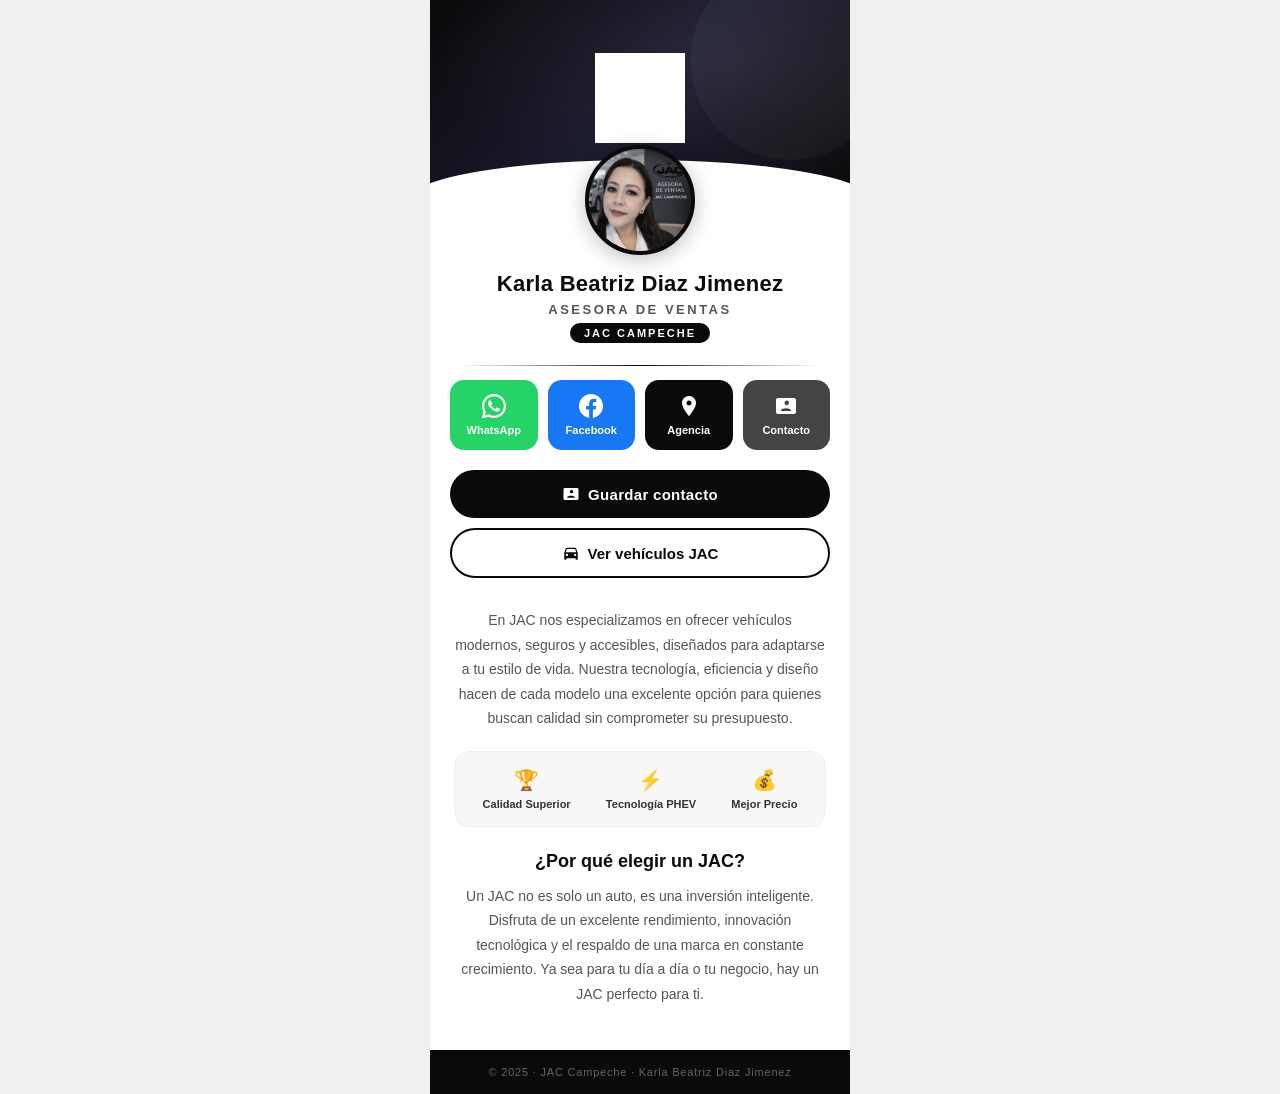
<file: index.html>
<!DOCTYPE html>
<html lang="es">
<head>
<meta charset="UTF-8">
<meta name="viewport" content="width=device-width, initial-scale=1.0">
<title>Karla Diaz – Asesora JAC Campeche</title>
<link rel="stylesheet" href="css/styles.css">
</head>
<body>

<div class="container">

  <!-- HERO -->
  <div class="hero">
    <div class="hero-overlay"></div>
    <div class="hero-content">
      <img src="src/logo.jpg" alt="JAC" class="hero-logo"
           onerror="this.style.display='none'; this.nextElementSibling.style.display='block'">
      <span class="hero-logo-fallback" style="display:none;">JAC</span>
    </div>
  </div>

  <!-- FOTO -->
  <div class="avatar-wrap">
    <div class="avatar-ring">
      <img src="src/Karla.jpg" alt="Karla Diaz" class="profile-img"
           onerror="this.style.display='none'; this.nextElementSibling.style.display='flex'">
      <div class="avatar-fallback">KD</div>
    </div>
  </div>

  <!-- DATOS -->
  <div class="info-block">
    <h1>Karla Beatriz Diaz Jimenez</h1>
    <p class="role">Asesora de Ventas</p>
    <p class="brand-tag">JAC Campeche</p>
  </div>

  <div class="divider"><span></span></div>

  <!-- ICONOS SOCIALES -->
  <div class="social-grid">
    <a href="https://wa.me/5219811570813" target="_blank" class="social-btn whatsapp">
      <svg viewBox="0 0 24 24" fill="currentColor"><path d="M17.472 14.382c-.297-.149-1.758-.867-2.03-.967-.273-.099-.471-.148-.67.15-.197.297-.767.966-.94 1.164-.173.199-.347.223-.644.075-.297-.15-1.255-.463-2.39-1.475-.883-.788-1.48-1.761-1.653-2.059-.173-.297-.018-.458.13-.606.134-.133.298-.347.446-.52.149-.174.198-.298.298-.497.099-.198.05-.371-.025-.52-.075-.149-.669-1.612-.916-2.207-.242-.579-.487-.5-.669-.51-.173-.008-.371-.01-.57-.01-.198 0-.52.074-.792.372-.272.297-1.04 1.016-1.04 2.479 0 1.462 1.065 2.875 1.213 3.074.149.198 2.096 3.2 5.077 4.487.709.306 1.262.489 1.694.625.712.227 1.36.195 1.871.118.571-.085 1.758-.719 2.006-1.413.248-.694.248-1.289.173-1.413-.074-.124-.272-.198-.57-.347zM12 0C5.373 0 0 5.373 0 12c0 2.127.558 4.121 1.531 5.847L.057 23.578a.563.563 0 00.666.726l5.898-1.545A11.945 11.945 0 0012 24c6.627 0 12-5.373 12-12S18.627 0 12 0zm0 21.818a9.805 9.805 0 01-5.032-1.386l-.361-.215-3.739.98.998-3.638-.235-.374A9.817 9.817 0 012.182 12C2.182 6.57 6.57 2.182 12 2.182S21.818 6.57 21.818 12 17.43 21.818 12 21.818z"/></svg>
      <span>WhatsApp</span>
    </a>

    <a href="https://www.facebook.com/share/17Bwk27FeB/" target="_blank" class="social-btn facebook">
      <svg viewBox="0 0 24 24" fill="currentColor"><path d="M24 12.073c0-6.627-5.373-12-12-12s-12 5.373-12 12c0 5.99 4.388 10.954 10.125 11.854v-8.385H7.078v-3.47h3.047V9.43c0-3.007 1.792-4.669 4.533-4.669 1.312 0 2.686.235 2.686.235v2.953H15.83c-1.491 0-1.956.925-1.956 1.874v2.25h3.328l-.532 3.47h-2.796v8.385C19.612 23.027 24 18.062 24 12.073z"/></svg>
      <span>Facebook</span>
    </a>

    <a href="https://maps.app.goo.gl/nFrLwPjwnAX1MWM28" target="_blank" class="social-btn location">
      <svg viewBox="0 0 24 24" fill="currentColor"><path d="M12 2C8.13 2 5 5.13 5 9c0 5.25 7 13 7 13s7-7.75 7-13c0-3.87-3.13-7-7-7zm0 9.5c-1.38 0-2.5-1.12-2.5-2.5s1.12-2.5 2.5-2.5 2.5 1.12 2.5 2.5-1.12 2.5-2.5 2.5z"/></svg>
      <span>Agencia</span>
    </a>

    <a href="contacto.vcf" class="social-btn contact">
      <svg viewBox="0 0 24 24" fill="currentColor"><path d="M20 4H4c-1.1 0-2 .9-2 2v12c0 1.1.9 2 2 2h16c1.1 0 2-.9 2-2V6c0-1.1-.9-2-2-2zm-8 2.75A2.25 2.25 0 1112 11a2.25 2.25 0 010-4.25zM17 17H7v-.75c0-1.33 2.67-2 5-2s5 .67 5 2V17z"/></svg>
      <span>Contacto</span>
    </a>
  </div>

  <!-- BOTONES CTA -->
  <div class="cta-section">
    <a href="contacto.vcf" class="btn-primary">
      <svg viewBox="0 0 24 24" fill="currentColor" width="18" height="18"><path d="M20 4H4c-1.1 0-2 .9-2 2v12c0 1.1.9 2 2 2h16c1.1 0 2-.9 2-2V6c0-1.1-.9-2-2-2zm-8 2.75A2.25 2.25 0 1112 11a2.25 2.25 0 010-4.25zM17 17H7v-.75c0-1.33 2.67-2 5-2s5 .67 5 2V17z"/></svg>
      Guardar contacto
    </a>
    <a href="autos.html" class="btn-secondary">
      <svg viewBox="0 0 24 24" fill="currentColor" width="18" height="18"><path d="M18.92 6.01C18.72 5.42 18.16 5 17.5 5h-11c-.66 0-1.21.42-1.42 1.01L3 12v8c0 .55.45 1 1 1h1c.55 0 1-.45 1-1v-1h12v1c0 .55.45 1 1 1h1c.55 0 1-.45 1-1v-8l-2.08-5.99zM6.5 16c-.83 0-1.5-.67-1.5-1.5S5.67 13 6.5 13s1.5.67 1.5 1.5S7.33 16 6.5 16zm11 0c-.83 0-1.5-.67-1.5-1.5s.67-1.5 1.5-1.5 1.5.67 1.5 1.5-.67 1.5-1.5 1.5zM5 11l1.5-4.5h11L19 11H5z"/></svg>
      Ver vehículos JAC
    </a>
  </div>

  <!-- DESCRIPCIÓN -->
  <div class="desc-section">
    <p class="desc-text">
      En JAC nos especializamos en ofrecer vehículos modernos, seguros y accesibles,
      diseñados para adaptarse a tu estilo de vida. Nuestra tecnología, eficiencia y diseño
      hacen de cada modelo una excelente opción para quienes buscan calidad sin comprometer
      su presupuesto.
    </p>

    <div class="highlight-bar">
      <div class="highlight-item">
        <span class="highlight-icon">🏆</span>
        <span>Calidad Superior</span>
      </div>
      <div class="highlight-item">
        <span class="highlight-icon">⚡</span>
        <span>Tecnología PHEV</span>
      </div>
      <div class="highlight-item">
        <span class="highlight-icon">💰</span>
        <span>Mejor Precio</span>
      </div>
    </div>

    <h2>¿Por qué elegir un JAC?</h2>
    <p class="desc-text">
      Un JAC no es solo un auto, es una inversión inteligente. Disfruta de un excelente
      rendimiento, innovación tecnológica y el respaldo de una marca en constante crecimiento.
      Ya sea para tu día a día o tu negocio, hay un JAC perfecto para ti.
    </p>
  </div>

  <div class="footer">
    <p>© 2025 · JAC Campeche · Karla Beatriz Diaz Jimenez</p>
  </div>

</div>
</body>
</html>
</file>
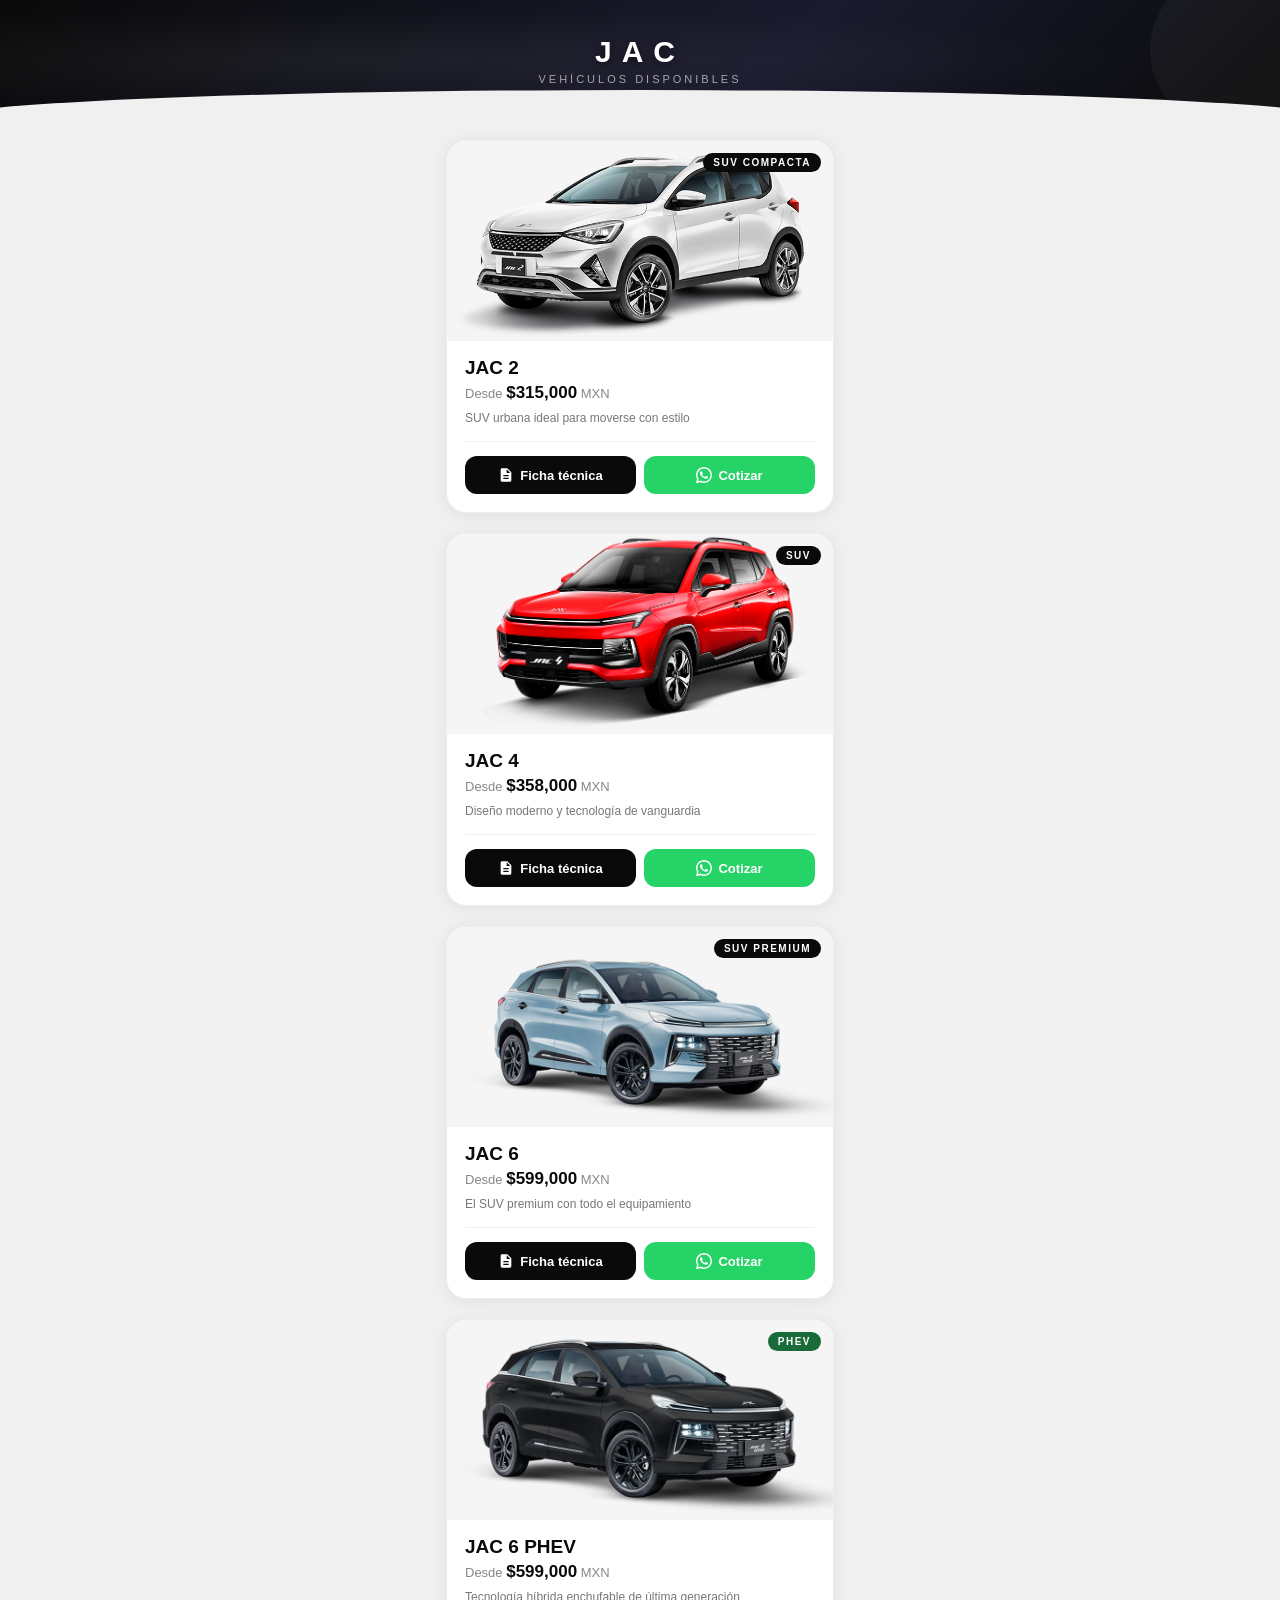
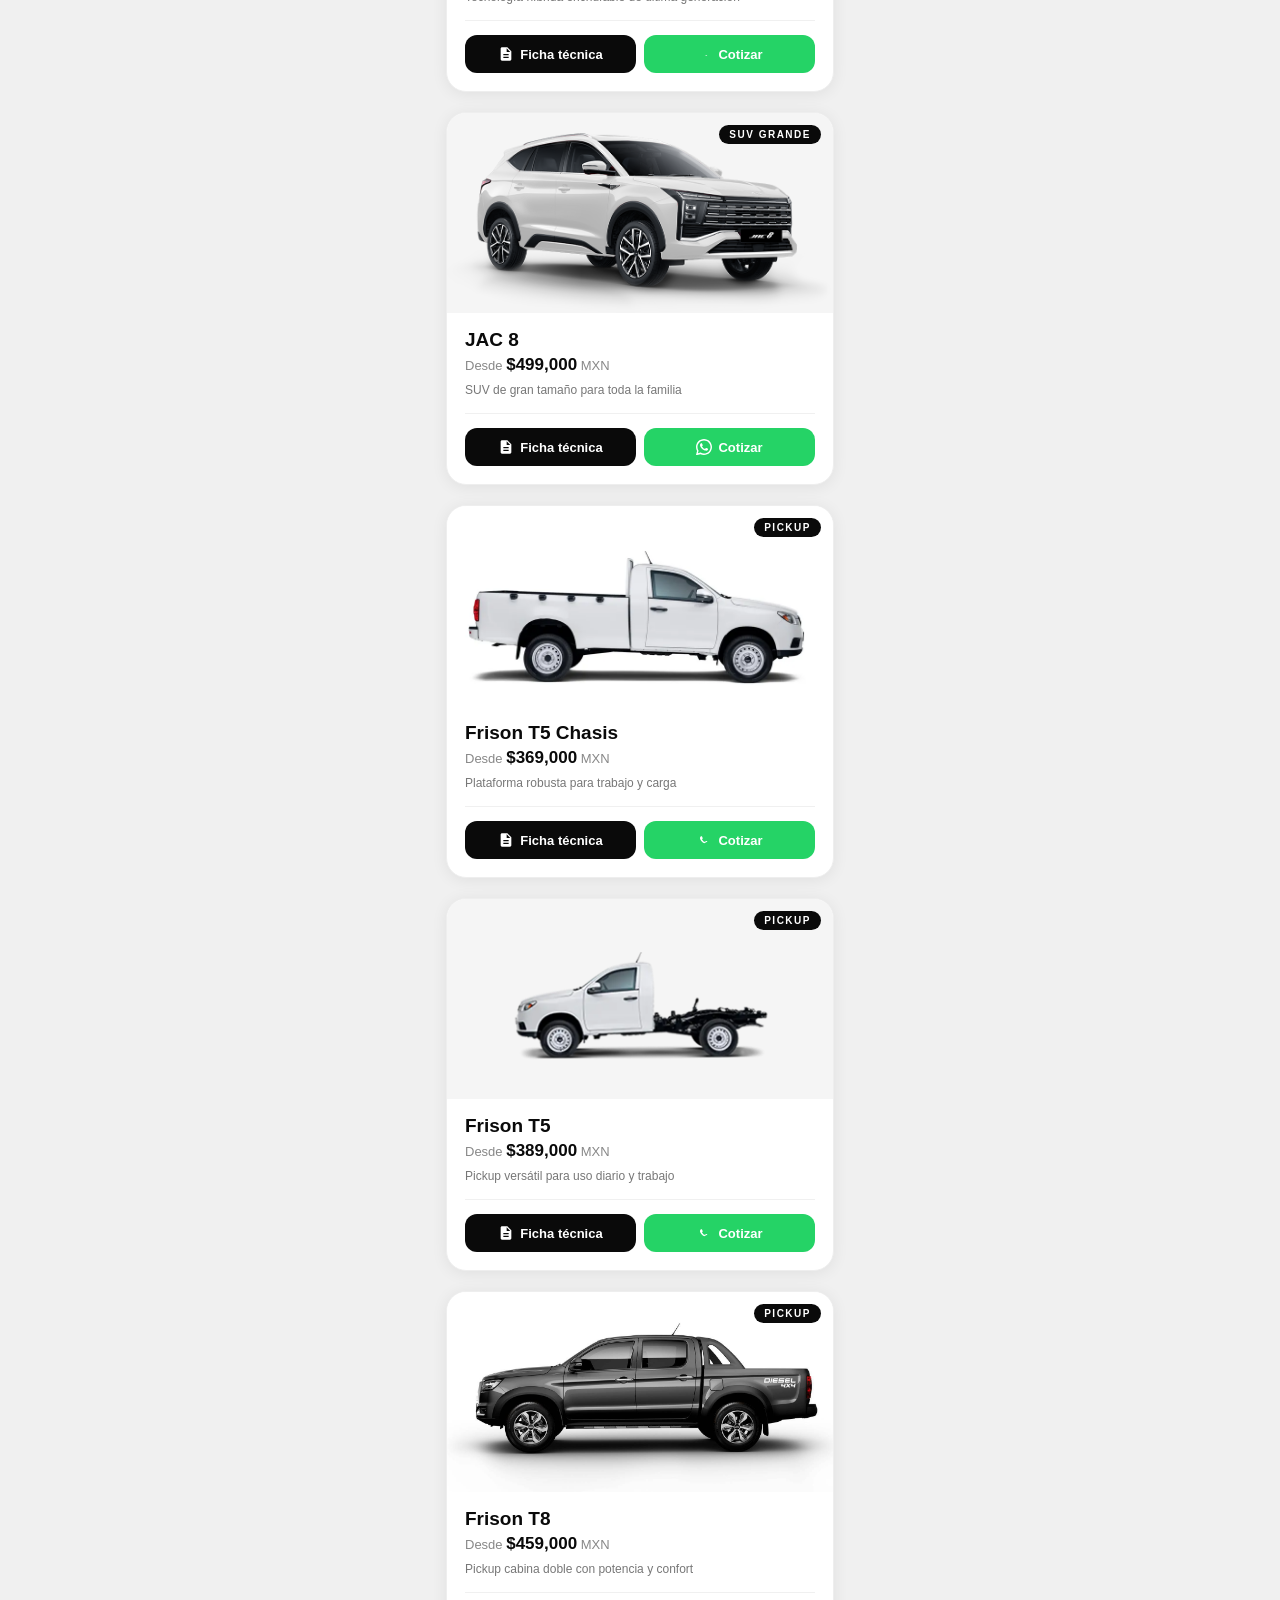
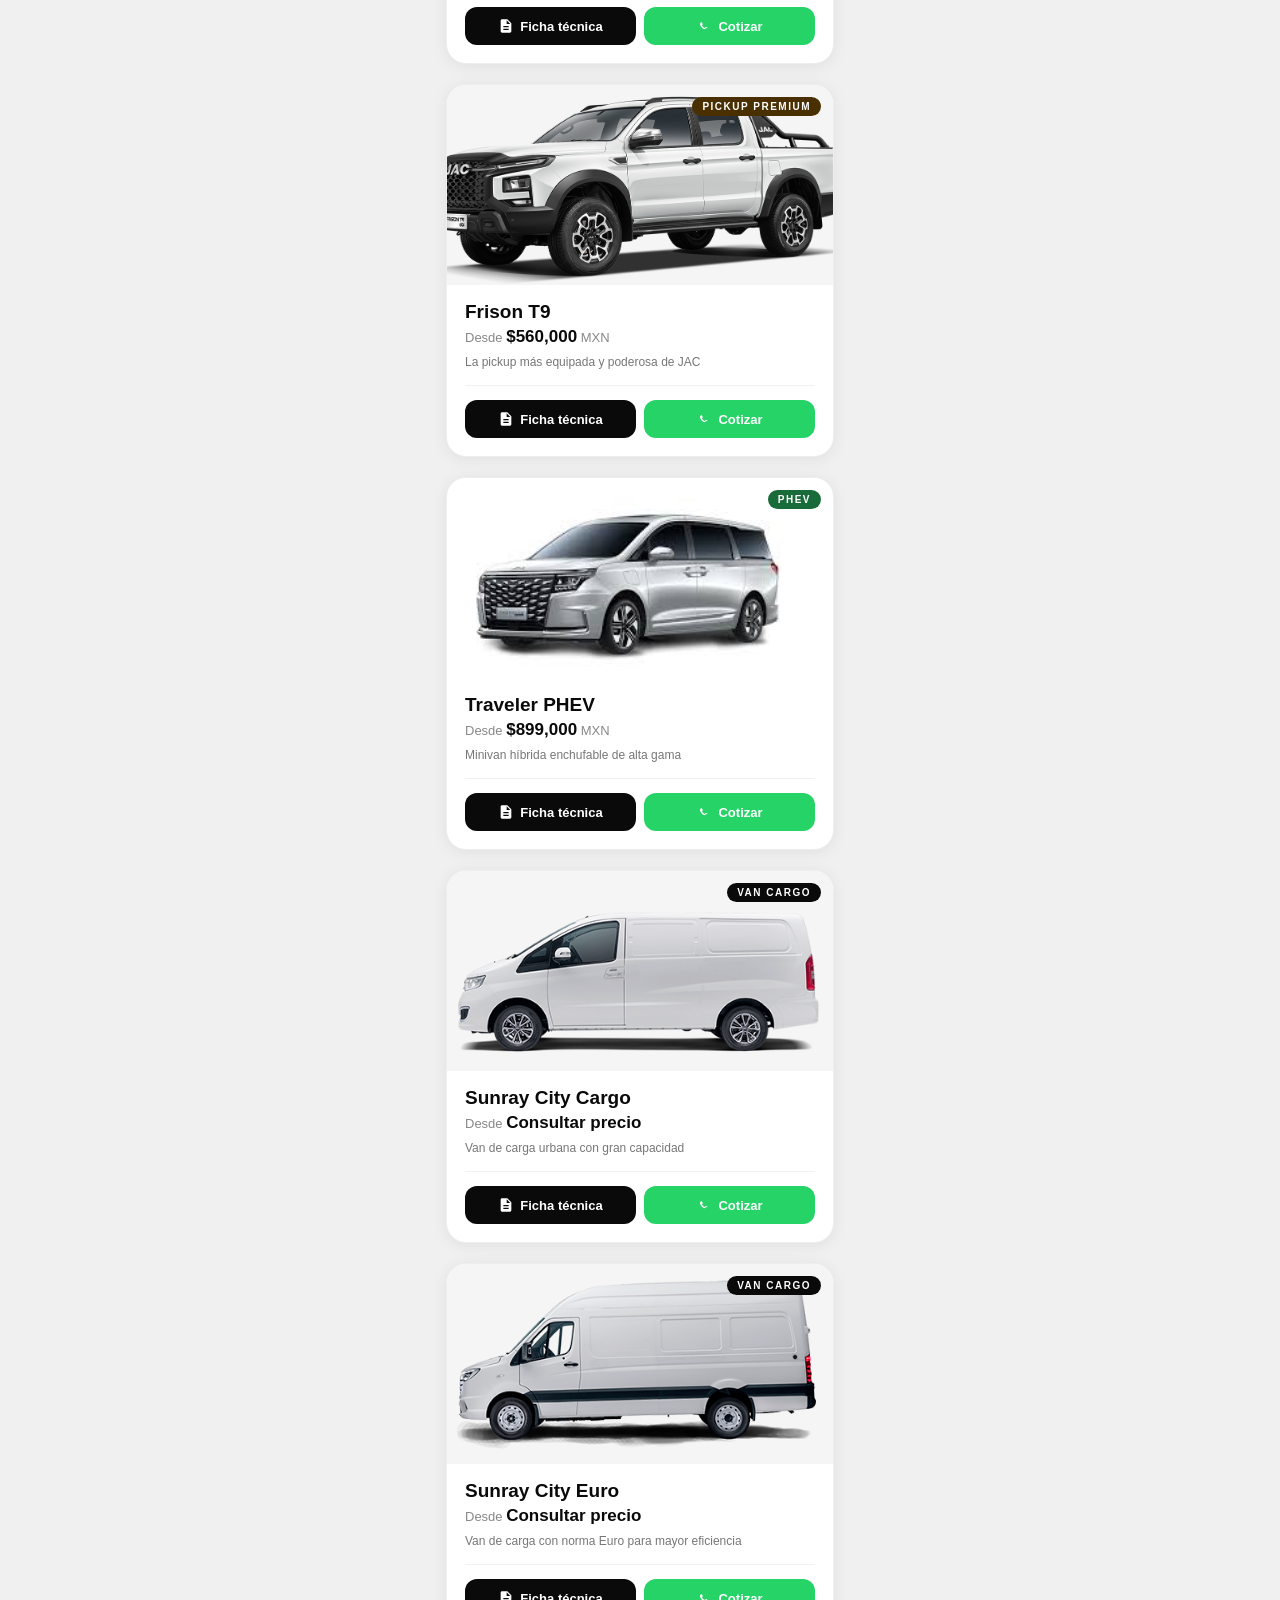
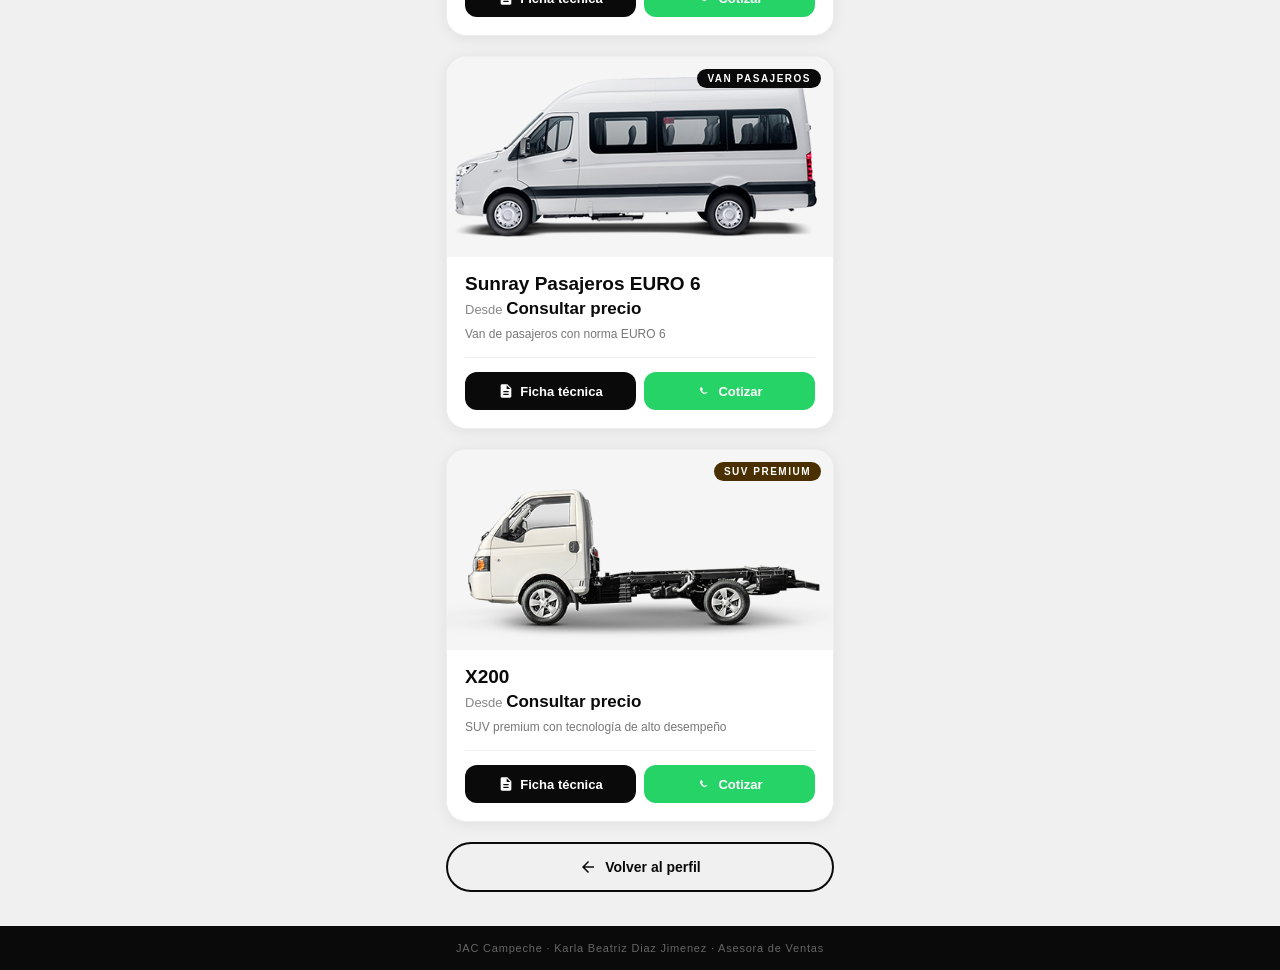
<file: autos.html>
<!DOCTYPE html>
<html lang="es">
<head>
<meta charset="UTF-8">
<meta name="viewport" content="width=device-width, initial-scale=1.0">
<title>Vehículos JAC – Karla Diaz</title>
<link rel="stylesheet" href="css/autos.css">
</head>
<body>

<div class="page-header">
  <div class="header-overlay"></div>
  <div class="header-content">
    <span class="header-brand">JAC</span>
    <p class="header-sub">Vehículos disponibles</p>
  </div>
</div>

<div class="container">

  <div class="card">
    <div class="card-badge">SUV Compacta</div>
    <img src="src/jac2.jpg" alt="JAC 2">
    <div class="card-body">
      <h2>JAC 2</h2>
      <p class="price">Desde <strong>$315,000</strong> MXN</p>
      <p class="tagline">SUV urbana ideal para moverse con estilo</p>
      <div class="card-actions">
        <a href="fichas/jac2.pdf" target="_blank" class="btn-ver">
          <svg viewBox="0 0 24 24" fill="currentColor" width="16" height="16"><path d="M14 2H6c-1.1 0-2 .9-2 2v16c0 1.1.9 2 2 2h12c1.1 0 2-.9 2-2V8l-6-6zm2 16H8v-2h8v2zm0-4H8v-2h8v2zm-3-5V3.5L18.5 9H13z"/></svg>
          Ficha técnica
        </a>
        <a href="https://wa.me/5219811570813" target="_blank" class="btn-wa">
          <svg viewBox="0 0 24 24" fill="currentColor" width="16" height="16"><path d="M17.472 14.382c-.297-.149-1.758-.867-2.03-.967c-.273-.099-.471-.148-.67.15c-.197.297-.767.966-.94 1.164c-.173.199-.347.223-.644.075c-.297-.15-1.255-.463-2.39-1.475c-.883-.788-1.48-1.761-1.653-2.059c-.173-.297-.018-.458.13-.606c.134-.133.298-.347.446-.52c.149-.174.198-.298.298-.497c.099-.198.05-.371-.025-.52c-.075-.149-.669-1.612-.916-2.207c-.242-.579-.487-.5-.669-.51c-.173-.008-.371-.01-.57-.01c-.198 0-.52.074-.792.372c-.272.297-1.04 1.016-1.04 2.479c0 1.462 1.065 2.875 1.213 3.074c.149.198 2.096 3.2 5.077 4.487c.709.306 1.262.489 1.694.625c.712.227 1.36.195 1.871.118c.571-.085 1.758-.719 2.006-1.413c.248-.694.248-1.289.173-1.413c-.074-.124-.272-.198-.57-.347zM12 0C5.373 0 0 5.373 0 12c0 2.127.558 4.121 1.531 5.847L.057 23.578a.563.563 0 00.666.726l5.898-1.545A11.945 11.945 0 0012 24c6.627 0 12-5.373 12-12S18.627 0 12 0zm0 21.818a9.805 9.805 0 01-5.032-1.386l-.361-.215-3.739.98.998-3.638-.235-.374A9.817 9.817 0 012.182 12C2.182 6.57 6.57 2.182 12 2.182S21.818 6.57 21.818 12 17.43 21.818 12 21.818z"/></svg>
          Cotizar
        </a>
      </div>
    </div>
  </div>

  <div class="card">
    <div class="card-badge">SUV</div>
    <img src="src/jac4.jpg" alt="JAC 4">
    <div class="card-body">
      <h2>JAC 4</h2>
      <p class="price">Desde <strong>$358,000</strong> MXN</p>
      <p class="tagline">Diseño moderno y tecnología de vanguardia</p>
      <div class="card-actions">
        <a href="fichas/jac4.pdf" target="_blank" class="btn-ver">
          <svg viewBox="0 0 24 24" fill="currentColor" width="16" height="16"><path d="M14 2H6c-1.1 0-2 .9-2 2v16c0 1.1.9 2 2 2h12c1.1 0 2-.9 2-2V8l-6-6zm2 16H8v-2h8v2zm0-4H8v-2h8v2zm-3-5V3.5L18.5 9H13z"/></svg>
          Ficha técnica
        </a>
        <a href="https://wa.me/5219811570813" target="_blank" class="btn-wa">
          <svg viewBox="0 0 24 24" fill="currentColor" width="16" height="16"><path d="M17.472 14.382c-.297-.149-1.758-.867-2.03-.967c-.273-.099-.471-.148-.67.15c-.197.297-.767.966-.94 1.164c-.173.199-.347.223-.644.075c-.297-.15-1.255-.463-2.39-1.475c-.883-.788-1.48-1.761-1.653-2.059c-.173-.297-.018-.458.13-.606c.134-.133.298-.347.446-.52c.149-.174.198-.298.298-.497c.099-.198.05-.371-.025-.52c-.075-.149-.669-1.612-.916-2.207c-.242-.579-.487-.5-.669-.51c-.173-.008-.371-.01-.57-.01c-.198 0-.52.074-.792.372c-.272.297-1.04 1.016-1.04 2.479c0 1.462 1.065 2.875 1.213 3.074c.149.198 2.096 3.2 5.077 4.487c.709.306 1.262.489 1.694.625c.712.227 1.36.195 1.871.118c.571-.085 1.758-.719 2.006-1.413c.248-.694.248-1.289.173-1.413c-.074-.124-.272-.198-.57-.347zM12 0C5.373 0 0 5.373 0 12c0 2.127.558 4.121 1.531 5.847L.057 23.578a.563.563 0 00.666.726l5.898-1.545A11.945 11.945 0 0012 24c6.627 0 12-5.373 12-12S18.627 0 12 0zm0 21.818a9.805 9.805 0 01-5.032-1.386l-.361-.215-3.739.98.998-3.638-.235-.374A9.817 9.817 0 012.182 12C2.182 6.57 6.57 2.182 12 2.182S21.818 6.57 21.818 12 17.43 21.818 12 21.818z"/></svg>
          Cotizar
        </a>
      </div>
    </div>
  </div>

  <div class="card">
    <div class="card-badge">SUV Premium</div>
    <img src="src/jac6.jpg" alt="JAC 6">
    <div class="card-body">
      <h2>JAC 6</h2>
      <p class="price">Desde <strong>$599,000</strong> MXN</p>
      <p class="tagline">El SUV premium con todo el equipamiento</p>
      <div class="card-actions">
        <a href="fichas/jac6.pdf" target="_blank" class="btn-ver">
          <svg viewBox="0 0 24 24" fill="currentColor" width="16" height="16"><path d="M14 2H6c-1.1 0-2 .9-2 2v16c0 1.1.9 2 2 2h12c1.1 0 2-.9 2-2V8l-6-6zm2 16H8v-2h8v2zm0-4H8v-2h8v2zm-3-5V3.5L18.5 9H13z"/></svg>
          Ficha técnica
        </a>
        <a href="https://wa.me/5219811570813" target="_blank" class="btn-wa">
          <svg viewBox="0 0 24 24" fill="currentColor" width="16" height="16"><path d="M17.472 14.382c-.297-.149-1.758-.867-2.03-.967c-.273-.099-.471-.148-.67.15c-.197.297-.767.966-.94 1.164c-.173.199-.347.223-.644.075c-.297-.15-1.255-.463-2.39-1.475c-.883-.788-1.48-1.761-1.653-2.059c-.173-.297-.018-.458.13-.606c.134-.133.298-.347.446-.52c.149-.174.198-.298.298-.497c.099-.198.05-.371-.025-.52c-.075-.149-.669-1.612-.916-2.207c-.242-.579-.487-.5-.669-.51c-.173-.008-.371-.01-.57-.01c-.198 0-.52.074-.792.372c-.272.297-1.04 1.016-1.04 2.479c0 1.462 1.065 2.875 1.213 3.074c.149.198 2.096 3.2 5.077 4.487c.709.306 1.262.489 1.694.625c.712.227 1.36.195 1.871.118c.571-.085 1.758-.719 2.006-1.413c.248-.694.248-1.289.173-1.413c-.074-.124-.272-.198-.57-.347zM12 0C5.373 0 0 5.373 0 12c0 2.127.558 4.121 1.531 5.847L.057 23.578a.563.563 0 00.666.726l5.898-1.545A11.945 11.945 0 0012 24c6.627 0 12-5.373 12-12S18.627 0 12 0zm0 21.818a9.805 9.805 0 01-5.032-1.386l-.361-.215-3.739.98.998-3.638-.235-.374A9.817 9.817 0 012.182 12C2.182 6.57 6.57 2.182 12 2.182S21.818 6.57 21.818 12 17.43 21.818 12 21.818z"/></svg>
          Cotizar
        </a>
      </div>
    </div>
  </div>

  <div class="card">
    <div class="card-badge badge-phev">PHEV</div>
    <img src="src/jac6phev.jpg" alt="JAC 6 PHEV">
    <div class="card-body">
      <h2>JAC 6 PHEV</h2>
      <p class="price">Desde <strong>$599,000</strong> MXN</p>
      <p class="tagline">Tecnología híbrida enchufable de última generación</p>
      <div class="card-actions">
        <a href="fichas/jac6phev.pdf" target="_blank" class="btn-ver">
          <svg viewBox="0 0 24 24" fill="currentColor" width="16" height="16"><path d="M14 2H6c-1.1 0-2 .9-2 2v16c0 1.1.9 2 2 2h12c1.1 0 2-.9 2-2V8l-6-6zm2 16H8v-2h8v2zm0-4H8v-2h8v2zm-3-5V3.5L18.5 9H13z"/></svg>
          Ficha técnica
        </a>
        <a href="https://wa.me/5219811570813" target="_blank" class="btn-wa">
          <svg viewBox="0 0 24 24" fill="currentColor" width="16" height="16"><path d="M17.472 14.382c-.297-.149-1.758-.867-2.03-.967c-.273-.099-.471-.148-.67.15c-.197.297-.767.966-.94 1.164c-.173.199-.347.223-.644.075c-.297-.15-1.255-.463-2.39 Anglo-Saxon-1.475c-.883-.788-1.48-1.761-1.653-2.059c-.173-.297-.018-.458.13-.606c.134-.133.298-.347.446-.52c.149-.174.198-.298.298-.497c.099-.198.05-.371-.025-.52c-.075-.149-.669-1.612-.916-2.207c-.242-.579-.487-.5-.669-.51c-.173-.008-.371-.01-.57-.01c-.198 0-.52.074-.792.372c-.272.297-1.04 1.016-1.04 2.479c0 1.462 1.065 2.875 1.213 3.074c.149.198 2.096 3.2 5.077 4.487c.709.306 1.262.489 1.694.625c.712.227 1.36.195 1.871.118c.571-.085 1.758-.719 2.006-1.413c.248-.694.248-1.289.173-1.413c-.074-.124-.272-.198-.57-.347zM12 0C5.373 0 0 5.373 0 12c0 2.127.558 4.121 1.531 5.847L.057 23.578a.563.563 0 00.666.726l5.898-1.545A11.945 11.945 0 0012 24c6.627 0 12-5.373 12-12S18.627 0 12 0zm0 21.818a9.805 9.805 0 01-5.032-1.386l-.361-.215-3.739.98.998-3.638-.235-.374A9.817 9.817 0 012.182 12C2.182 6.57 6.57 2.182 12 2.182S21.818 6.57 21.818 12 17.43 21.818 12 21.818z"/></svg>
          Cotizar
        </a>
      </div>
    </div>
  </div>

  <div class="card">
    <div class="card-badge">SUV Grande</div>
    <img src="src/jac8.jpg" alt="JAC 8">
    <div class="card-body">
      <h2>JAC 8</h2>
      <p class="price">Desde <strong>$499,000</strong> MXN</p>
      <p class="tagline">SUV de gran tamaño para toda la familia</p>
      <div class="card-actions">
        <a href="fichas/jac8.pdf" target="_blank" class="btn-ver">
          <svg viewBox="0 0 24 24" fill="currentColor" width="16" height="16"><path d="M14 2H6c-1.1 0-2 .9-2 2v16c0 1.1.9 2 2 2h12c1.1 0 2-.9 2-2V8l-6-6zm2 16H8v-2h8v2zm0-4H8v-2h8v2zm-3-5V3.5L18.5 9H13z"/></svg>
          Ficha técnica
        </a>
        <a href="https://wa.me/5219811570813" target="_blank" class="btn-wa">
          <svg viewBox="0 0 24 24" fill="currentColor" width="16" height="16"><path d="M17.472 14.382c-.297-.149-1.758-.867-2.03-.967c-.273-.099-.471-.148-.67.15c-.197.297-.767.966-.94 1.164c-.173.199-.347.223-.644.075c-.297-.15-1.255-.463-2.39-1.475c-.883-.788-1.48-1.761-1.653-2.059c-.173-.297-.018-.458.13-.606c.134-.133.298-.347.446-.52c.149-.174.198-.298.298-.497c.099-.198.05-.371-.025-.52c-.075-.149-.669-1.612-.916-2.207c-.242-.579-.487-.5-.669-.51c-.173-.008-.371-.01-.57-.01c-.198 0-.52.074-.792.372c-.272.297-1.04 1.016-1.04 2.479c0 1.462 1.065 2.875 1.213 3.074c.149.198 2.096 3.2 5.077 4.487c.709.306 1.262.489 1.694.625c.712.227 1.36.195 1.871.118c.571-.085 1.758-.719 2.006-1.413c.248-.694.248-1.289.173-1.413c-.074-.124-.272-.198-.57-.347zM12 0C5.373 0 0 5.373 0 12c0 2.127.558 4.121 1.531 5.847L.057 23.578a.563.563 0 00.666.726l5.898-1.545A11.945 11.945 0 0012 24c6.627 0 12-5.373 12-12S18.627 0 12 0zm0 21.818a9.805 9.805 0 01-5.032-1.386l-.361-.215-3.739.98.998-3.638-.235-.374A9.817 9.817 0 012.182 12C2.182 6.57 6.57 2.182 12 2.182S21.818 6.57 21.818 12 17.43 21.818 12 21.818z"/></svg>
          Cotizar
        </a>
      </div>
    </div>
  </div>

  <div class="card">
    <div class="card-badge">Pickup</div>
    <img src="src/frisont5c.jpg" alt="Frison T5 Chasis">
    <div class="card-body">
      <h2>Frison T5 Chasis</h2>
      <p class="price">Desde <strong>$369,000</strong> MXN</p>
      <p class="tagline">Plataforma robusta para trabajo y carga</p>
      <div class="card-actions">
        <a href="fichas/frisont5chasis.pdf" target="_blank" class="btn-ver">
          <svg viewBox="0 0 24 24" fill="currentColor" width="16" height="16"><path d="M14 2H6c-1.1 0-2 .9-2 2v16c0 1.1.9 2 2 2h12c1.1 0 2-.9 2-2V8l-6-6zm2 16H8v-2h8v2zm0-4H8v-2h8v2zm-3-5V3.5L18.5 9H13z"/></svg>
          Ficha técnica
        </a>
        <a href="https://wa.me/5219811570813" target="_blank" class="btn-wa">
          <svg viewBox="0 0 24 24" fill="currentColor" width="16" height="16"><path d="M17.472 14.382c-.297-.149-1.758-.867-2.03-.967c-.273-.099-.471-.148-.67.15c-.197.297-.767.966-.94 1.164c-.173.199-.347.223-.644.075c-.297-.15-1.255-.463-2.39-1.475c-.883-.788-1.48-1.761-1.653-2.059c-.173-.297-.018-.458.13-.606c.134-.133.298-.347.446-.52c.149-.174.198-.298.298-.497c.099-.198.05-.371-.025-.52c-.075-.149-.669-1.612-.916-2.207c-.242-.579-.487-.5-.669-.51c-.173-.008-.371-.01-.57-.01c-.198 0-.52.074-.792.372c-.272.297-1.04 1.016-1.04 2.479c0 1.462 1.065 2.875 1.213 3.074c.149.198 2.096 3.2 5.077 4.487c.709.306 1.262.489 Reg.-1.694.625c.712.227 1.36.195 1.871.118c.571-.085 1.758-.719 2.006-1.413c.248-.694.248-1.289.173-1.413c-.074-.124-.272-.198-.57-.347zM12 0C5.373 0 0 5.373 0 12c0 2.127.558 4.121 1.531 5.847L.057 23.578a.563.563 0 00.666.726l5.898-1.545A11.945 11.945 0 0012 24c6.627 0 12-5.373 12-12S18.627 0 12 0zm0 21.818a9.805 9.805 0 01-5.032-1.386l-.361-.215-3.739.98.998-3.638-.235-.374A9.817 9.817 0 012.182 12C2.182 6.57 6.57 2.182 12 2.182S21.818 6.57 21.818 12 17.43 21.818 12 21.818z"/></svg>
          Cotizar
        </a>
      </div>
    </div>
  </div>

  <div class="card">
    <div class="card-badge">Pickup</div>
    <img src="src/frisont5.jpg" alt="Frison T5">
    <div class="card-body">
      <h2>Frison T5</h2>
      <p class="price">Desde <strong>$389,000</strong> MXN</p>
      <p class="tagline">Pickup versátil para uso diario y trabajo</p>
      <div class="card-actions">
        <a href="fichas/frisont5.pdf" target="_blank" class="btn-ver">
          <svg viewBox="0 0 24 24" fill="currentColor" width="16" height="16"><path d="M14 2H6c-1.1 0-2 .9-2 2v16c0 1.1.9 2 2 2h12c1.1 0 2-.9 2-2V8l-6-6zm2 16H8v-2h8v2zm0-4H8v-2h8v2zm-3-5V3.5L18.5 9H13z"/></svg>
          Ficha técnica
        </a>
        <a href="https://wa.me/5219811570813" target="_blank" class="btn-wa">
          <svg viewBox="0 0 24 24" fill="currentColor" width="16" height="16"><path d="M17.472 14.382c-.297-.149-1.758-.867-2.03-.967c-.273-.099-.471-.148-.67.15c-.197.297-.767.966-.94 1.164c-.173.199-.347.223-.644.075c-.297-.15-1.255-.463-2.39-1.475c-.883-.788-1.48-1.761-1.653-2.059c-.173-.297-.018-.458.13-.606c.134-.133.298-.347.446-.52c.149-.174.198-.298.298-.497c.099-.198.05-.371-.025-.52c-.075-.149-.669-1.612-.916-2.207c-.242-.579-.487-.5-.669-.51c-.173-.008-.371-.01-.57-.01c-.198 0-.52.074-.792.372c-.272.297-1.04 1.016-1.04 2.479c0 1.462 1.065 2.875 1.213 3.074c.149.198 2.096 3.2 5.077 4.487c.709.306 1.262.489 Reg.-1.694.625c.712.227 1.36.195 1.871.118c.571-.085 1.758-.719 2.006-1.413c.248-.694.248-1.289.173-1.413c-.074-.124-.272-.198-.57-.347zM12 0C5.373 0 0 5.373 0 12c0 2.127.558 4.121 1.531 5.847L.057 23.578a.563.563 0 00.666.726l5.898-1.545A11.945 11.945 0 0012 24c6.627 0 12-5.373 12-12S18.627 0 12 0zm0 21.818a9.805 9.805 0 01-5.032-1.386l-.361-.215-3.739.98.998-3.638-.235-.374A9.817 9.817 0 012.182 12C2.182 6.57 6.57 2.182 12 2.182S21.818 6.57 21.818 12 17.43 21.818 12 21.818z"/></svg>
          Cotizar
        </a>
      </div>
    </div>
  </div>

  <div class="card">
    <div class="card-badge">Pickup</div>
    <img src="src/frisonT8.jpg" alt="Frison T8">
    <div class="card-body">
      <h2>Frison T8</h2>
      <p class="price">Desde <strong>$459,000</strong> MXN</p>
      <p class="tagline">Pickup cabina doble con potencia y confort</p>
      <div class="card-actions">
        <a href="fichas/frisont8.pdf" target="_blank" class="btn-ver">
          <svg viewBox="0 0 24 24" fill="currentColor" width="16" height="16"><path d="M14 2H6c-1.1 0-2 .9-2 2v16c0 1.1.9 2 2 2h12c1.1 0 2-.9 2-2V8l-6-6zm2 16H8v-2h8v2zm0-4H8v-2h8v2zm-3-5V3.5L18.5 9H13z"/></svg>
          Ficha técnica
        </a>
        <a href="https://wa.me/5219811570813" target="_blank" class="btn-wa">
          <svg viewBox="0 0 24 24" fill="currentColor" width="16" height="16"><path d="M17.472 14.382c-.297-.149-1.758-.867-2.03-.967c-.273-.099-.471-.148-.67.15c-.197.297-.767.966-.94 1.164c-.173.199-.347.223-.644.075c-.297-.15-1.255-.463-2.39-1.475c-.883-.788-1.48-1.761-1.653-2.059c-.173-.297-.018-.458.13-.606c.134-.133.298-.347.446-.52c.149-.174.198-.298.298-.497c.099-.198.05-.371-.025-.52c-.075-.149-.669-1.612-.916-2.207c-.242-.579-.487-.5-.669-.51c-.173-.008-.371-.01-.57-.01c-.198 0-.52.074-.792.372c-.272.297-1.04 1.016-1.04 2.479c0 1.462 1.065 2.875 1.213 3.074c.149.198 2.096 3.2 5.077 4.487c.709.306 1.262.489 Reg.-1.694.625c.712.227 1.36.195 1.871.118c.571-.085 1.758-.719 2.006-1.413c.248-.694.248-1.289.173-1.413c-.074-.124-.272-.198-.57-.347zM12 0C5.373 0 0 5.373 0 12c0 2.127.558 4.121 1.531 5.847L.057 23.578a.563.563 0 00.666.726l5.898-1.545A11.945 11.945 0 0012 24c6.627 0 12-5.373 12-12S18.627 0 12 0zm0 21.818a9.805 9.805 0 01-5.032-1.386l-.361-.215-3.739.98.998-3.638-.235-.374A9.817 9.817 0 012.182 12C2.182 6.57 6.57 2.182 12 2.182S21.818 6.57 21.818 12 17.43 21.818 12 21.818z"/></svg>
          Cotizar
        </a>
      </div>
    </div>
  </div>

  <div class="card">
    <div class="card-badge badge-premium">Pickup Premium</div>
    <img src="src/frisont9.jpg" alt="Frison T9">
    <div class="card-body">
      <h2>Frison T9</h2>
      <p class="price">Desde <strong>$560,000</strong> MXN</p>
      <p class="tagline">La pickup más equipada y poderosa de JAC</p>
      <div class="card-actions">
        <a href="fichas/frisont9.pdf" target="_blank" class="btn-ver">
          <svg viewBox="0 0 24 24" fill="currentColor" width="16" height="16"><path d="M14 2H6c-1.1 0-2 .9-2 2v16c0 1.1.9 2 2 2h12c1.1 0 2-.9 2-2V8l-6-6zm2 16H8v-2h8v2zm0-4H8v-2h8v2zm-3-5V3.5L18.5 9H13z"/></svg>
          Ficha técnica
        </a>
        <a href="https://wa.me/5219811570813" target="_blank" class="btn-wa">
          <svg viewBox="0 0 24 24" fill="currentColor" width="16" height="16"><path d="M17.472 14.382c-.297-.149-1.758-.867-2.03-.967c-.273-.099-.471-.148-.67.15c-.197.297-.767.966-.94 1.164c-.173.199-.347.223-.644.075c-.297-.15-1.255-.463-2.39-1.475c-.883-.788-1.48-1.761-1.653-2.059c-.173-.297-.018-.458.13-.606c.134-.133.298-.347.446-.52c.149-.174.198-.298.298-.497c.099-.198.05-.371-.025-.52c-.075-.149-.669-1.612-.916-2.207c-.242-.579-.487-.5-.669-.51c-.173-.008-.371-.01-.57-.01c-.198 0-.52.074-.792.372c-.272.297-1.04 1.016-1.04 2.479c0 1.462 1.065 2.875 1.213 3.074c.149.198 2.096 3.2 5.077 4.487c.709.306 1.262.489 Reg.-1.694.625c.712.227 1.36.195 1.871.118c.571-.085 1.758-.719 2.006-1.413c.248-.694.248-1.289.173-1.413c-.074-.124-.272-.198-.57-.347zM12 0C5.373 0 0 5.373 0 12c0 2.127.558 4.121 1.531 5.847L.057 23.578a.563.563 0 00.666.726l5.898-1.545A11.945 11.945 0 0012 24c6.627 0 12-5.373 12-12S18.627 0 12 0zm0 21.818a9.805 9.805 0 01-5.032-1.386l-.361-.215-3.739.98.998-3.638-.235-.374A9.817 9.817 0 012.182 12C2.182 6.57 6.57 2.182 12 2.182S21.818 6.57 21.818 12 17.43 21.818 12 21.818z"/></svg>
          Cotizar
        </a>
      </div>
    </div>
  </div>

  <div class="card">
    <div class="card-badge badge-phev">PHEV</div>
    <img src="src/travelerphev.jpg" alt="Traveler PHEV">
    <div class="card-body">
      <h2>Traveler PHEV</h2>
      <p class="price">Desde <strong>$899,000</strong> MXN</p>
      <p class="tagline">Minivan híbrida enchufable de alta gama</p>
      <div class="card-actions">
        <a href="fichas/travelerphev.pdf" target="_blank" class="btn-ver">
          <svg viewBox="0 0 24 24" fill="currentColor" width="16" height="16"><path d="M14 2H6c-1.1 0-2 .9-2 2v16c0 1.1.9 2 2 2h12c1.1 0 2-.9 2-2V8l-6-6zm2 16H8v-2h8v2zm0-4H8v-2h8v2zm-3-5V3.5L18.5 9H13z"/></svg>
          Ficha técnica
        </a>
        <a href="https://wa.me/5219811570813" target="_blank" class="btn-wa">
          <svg viewBox="0 0 24 24" fill="currentColor" width="16" height="16"><path d="M17.472 14.382c-.297-.149-1.758-.867-2.03-.967c-.273-.099-.471-.148-.67.15c-.197.297-.767.966-.94 1.164c-.173.199-.347.223-.644.075c-.297-.15-1.255-.463-2.39-1.475c-.883-.788-1.48-1.761-1.653-2.059c-.173-.297-.018-.458.13-.606c.134-.133.298-.347.446-.52c.149-.174.198-.298.298-.497c.099-.198.05-.371-.025-.52c-.075-.149-.669-1.612-.916-2.207c-.242-.579-.487-.5-.669-.51c-.173-.008-.371-.01-.57-.01c-.198 0-.52.074-.792.372c-.272.297-1.04 1.016-1.04 2.479c0 1.462 1.065 2.875 1.213 3.074c.149.198 2.096 3.2 5.077 4.487c.709.306 1.262.489 Reg.-1.694.625c.712.227 1.36.195 1.871.118c.571-.085 1.758-.719 2.006-1.413c.248-.694.248-1.289.173-1.413c-.074-.124-.272-.198-.57-.347zM12 0C5.373 0 0 5.373 0 12c0 2.127.558 4.121 1.531 5.847L.057 23.578a.563.563 0 00.666.726l5.898-1.545A11.945 11.945 0 0012 24c6.627 0 12-5.373 12-12S18.627 0 12 0zm0 21.818a9.805 9.805 0 01-5.032-1.386l-.361-.215-3.739.98.998-3.638-.235-.374A9.817 9.817 0 012.182 12C2.182 6.57 6.57 2.182 12 2.182S21.818 6.57 21.818 12 17.43 21.818 12 21.818z"/></svg>
          Cotizar
        </a>
      </div>
    </div>
  </div>

  <div class="card">
    <div class="card-badge">Van Cargo</div>
    <img src="src/sunraycargo.jpg" alt="Sunray City Cargo">
    <div class="card-body">
      <h2>Sunray City Cargo</h2>
      <p class="price">Desde <strong>Consultar precio</strong></p>
      <p class="tagline">Van de carga urbana con gran capacidad</p>
      <div class="card-actions">
        <a href="fichas/sunraycity.pdf" target="_blank" class="btn-ver">
          <svg viewBox="0 0 24 24" fill="currentColor" width="16" height="16"><path d="M14 2H6c-1.1 0-2 .9-2 2v16c0 1.1.9 2 2 2h12c1.1 0 2-.9 2-2V8l-6-6zm2 16H8v-2h8v2zm0-4H8v-2h8v2zm-3-5V3.5L18.5 9H13z"/></svg>
          Ficha técnica
        </a>
        <a href="https://wa.me/5219811570813" target="_blank" class="btn-wa">
          <svg viewBox="0 0 24 24" fill="currentColor" width="16" height="16"><path d="M17.472 14.382c-.297-.149-1.758-.867-2.03-.967c-.273-.099-.471-.148-.67.15c-.197.297-.767.966-.94 1.164c-.173.199-.347.223-.644.075c-.297-.15-1.255-.463-2.39-1.475c-.883-.788-1.48-1.761-1.653-2.059c-.173-.297-.018-.458.13-.606c.134-.133.298-.347.446-.52c.149-.174.198-.298.298-.497c.099-.198.05-.371-.025-.52c-.075-.149-.669-1.612-.916-2.207c-.242-.579-.487-.5-.669-.51c-.173-.008-.371-.01-.57-.01c-.198 0-.52.074-.792.372c-.272.297-1.04 1.016-1.04 2.479c0 1.462 1.065 2.875 1.213 3.074c.149.198 2.096 3.2 5.077 4.487c.709.306 1.262.489 Reg.-1.694.625c.712.227 1.36.195 1.871.118c.571-.085 1.758-.719 2.006-1.413c.248-.694.248-1.289.173-1.413c-.074-.124-.272-.198-.57-.347zM12 0C5.373 0 0 5.373 0 12c0 2.127.558 4.121 1.531 5.847L.057 23.578a.563.563 0 00.666.726l5.898-1.545A11.945 11.945 0 0012 24c6.627 0 12-5.373 12-12S18.627 0 12 0zm0 21.818a9.805 9.805 0 01-5.032-1.386l-.361-.215-3.739.98.998-3.638-.235-.374A9.817 9.817 0 012.182 12C2.182 6.57 6.57 2.182 12 2.182S21.818 6.57 21.818 12 17.43 21.818 12 21.818z"/></svg>
          Cotizar
        </a>
      </div>
    </div>
  </div>

  <div class="card">
    <div class="card-badge">Van Cargo</div>
    <img src="src/sunrayeuro.jpg" alt="Sunray City Euro">
    <div class="card-body">
      <h2>Sunray City Euro</h2>
      <p class="price">Desde <strong>Consultar precio</strong></p>
      <p class="tagline">Van de carga con norma Euro para mayor eficiencia</p>
      <div class="card-actions">
        <a href="fichas/sunrayeuro.pdf" target="_blank" class="btn-ver">
          <svg viewBox="0 0 24 24" fill="currentColor" width="16" height="16"><path d="M14 2H6c-1.1 0-2 .9-2 2v16c0 1.1.9 2 2 2h12c1.1 0 2-.9 2-2V8l-6-6zm2 16H8v-2h8v2zm0-4H8v-2h8v2zm-3-5V3.5L18.5 9H13z"/></svg>
          Ficha técnica
        </a>
        <a href="https://wa.me/5219811570813" target="_blank" class="btn-wa">
          <svg viewBox="0 0 24 24" fill="currentColor" width="16" height="16"><path d="M17.472 14.382c-.297-.149-1.758-.867-2.03-.967c-.273-.099-.471-.148-.67.15c-.197.297-.767.966-.94 1.164c-.173.199-.347.223-.644.075c-.297-.15-1.255-.463-2.39-1.475c-.883-.788-1.48-1.761-1.653-2.059c-.173-.297-.018-.458.13-.606c.134-.133.298-.347.446-.52c.149-.174.198-.298.298-.497c.099-.198.05-.371-.025-.52c-.075-.149-.669-1.612-.916-2.207c-.242-.579-.487-.5-.669-.51c-.173-.008-.371-.01-.57-.01c-.198 0-.52.074-.792.372c-.272.297-1.04 1.016-1.04 2.479c0 1.462 1.065 2.875 1.213 3.074c.149.198 2.096 3.2 5.077 4.487c.709.306 1.262.489 Reg.-1.694.625c.712.227 1.36.195 1.871.118c.571-.085 1.758-.719 2.006-1.413c.248-.694.248-1.289.173-1.413c-.074-.124-.272-.198-.57-.347zM12 0C5.373 0 0 5.373 0 12c0 2.127.558 4.121 1.531 5.847L.057 23.578a.563.563 0 00.666.726l5.898-1.545A11.945 11.945 0 0012 24c6.627 0 12-5.373 12-12S18.627 0 12 0zm0 21.818a9.805 9.805 0 01-5.032-1.386l-.361-.215-3.739.98.998-3.638-.235-.374A9.817 9.817 0 012.182 12C2.182 6.57 6.57 2.182 12 2.182S21.818 6.57 21.818 12 17.43 21.818 12 21.818z"/></svg>
          Cotizar
        </a>
      </div>
    </div>
  </div>

  <div class="card">
    <div class="card-badge">Van Pasajeros</div>
    <img src="src/sunraypasajeros.jpg" alt="Sunray Pasajeros EURO 6">
    <div class="card-body">
      <h2>Sunray Pasajeros EURO 6</h2>
      <p class="price">Desde <strong>Consultar precio</strong></p>
      <p class="tagline">Van de pasajeros con norma EURO 6</p>
      <div class="card-actions">
        <a href="fichas/sunraypasajeros.pdf" target="_blank" class="btn-ver">
          <svg viewBox="0 0 24 24" fill="currentColor" width="16" height="16"><path d="M14 2H6c-1.1 0-2 .9-2 2v16c0 1.1.9 2 2 2h12c1.1 0 2-.9 2-2V8l-6-6zm2 16H8v-2h8v2zm0-4H8v-2h8v2zm-3-5V3.5L18.5 9H13z"/></svg>
          Ficha técnica
        </a>
        <a href="https://wa.me/5219811570813" target="_blank" class="btn-wa">
          <svg viewBox="0 0 24 24" fill="currentColor" width="16" height="16"><path d="M17.472 14.382c-.297-.149-1.758-.867-2.03-.967c-.273-.099-.471-.148-.67.15c-.197.297-.767.966-.94 1.164c-.173.199-.347.223-.644.075c-.297-.15-1.255-.463-2.39-1.475c-.883-.788-1.48-1.761-1.653-2.059c-.173-.297-.018-.458.13-.606c.134-.133.298-.347.446-.52c.149-.174.198-.298.298-.497c.099-.198.05-.371-.025-.52c-.075-.149-.669-1.612-.916-2.207c-.242-.579-.487-.5-.669-.51c-.173-.008-.371-.01-.57-.01c-.198 0-.52.074-.792.372c-.272.297-1.04 1.016-1.04 2.479c0 1.462 1.065 2.875 1.213 3.074c.149.198 2.096 3.2 5.077 4.487c.709.306 1.262.489 Reg.-1.694.625c.712.227 1.36.195 1.871.118c.571-.085 1.758-.719 2.006-1.413c.248-.694.248-1.289.173-1.413c-.074-.124-.272-.198-.57-.347zM12 0C5.373 0 0 5.373 0 12c0 2.127.558 4.121 1.531 5.847L.057 23.578a.563.563 0 00.666.726l5.898-1.545A11.945 11.945 0 0012 24c6.627 0 12-5.373 12-12S18.627 0 12 0zm0 21.818a9.805 9.805 0 01-5.032-1.386l-.361-.215-3.739.98.998-3.638-.235-.374A9.817 9.817 0 012.182 12C2.182 6.57 6.57 2.182 12 2.182S21.818 6.57 21.818 12 17.43 21.818 12 21.818z"/></svg>
          Cotizar
        </a>
      </div>
    </div>
  </div>

  <div class="card">
    <div class="card-badge badge-premium">SUV Premium</div>
    <img src="src/x200.jpg" alt="X200">
    <div class="card-body">
      <h2>X200</h2>
      <p class="price">Desde <strong>Consultar precio</strong></p>
      <p class="tagline">SUV premium con tecnología de alto desempeño</p>
      <div class="card-actions">
        <a href="fichas/x200.pdf" target="_blank" class="btn-ver">
          <svg viewBox="0 0 24 24" fill="currentColor" width="16" height="16"><path d="M14 2H6c-1.1 0-2 .9-2 2v16c0 1.1.9 2 2 2h12c1.1 0 2-.9 2-2V8l-6-6zm2 16H8v-2h8v2zm0-4H8v-2h8v2zm-3-5V3.5L18.5 9H13z"/></svg>
          Ficha técnica
        </a>
        <a href="https://wa.me/5219811570813" target="_blank" class="btn-wa">
          <svg viewBox="0 0 24 24" fill="currentColor" width="16" height="16"><path d="M17.472 14.382c-.297-.149-1.758-.867-2.03-.967c-.273-.099-.471-.148-.67.15c-.197.297-.767.966-.94 1.164c-.173.199-.347.223-.644.075c-.297-.15-1.255-.463-2.39-1.475c-.883-.788-1.48-1.761-1.653-2.059c-.173-.297-.018-.458.13-.606c.134-.133.298-.347.446-.52c.149-.174.198-.298.298-.497c.099-.198.05-.371-.025-.52c-.075-.149-.669-1.612-.916-2.207c-.242-.579-.487-.5-.669-.51c-.173-.008-.371-.01-.57-.01c-.198 0-.52.074-.792.372c-.272.297-1.04 1.016-1.04 2.479c0 1.462 1.065 2.875 1.213 3.074c.149.198 2.096 3.2 5.077 4.487c.709.306 1.262.489 Reg.-1.694.625c.712.227 1.36.195 1.871.118c.571-.085 1.758-.719 2.006-1.413c.248-.694.248-1.289.173-1.413c-.074-.124-.272-.198-.57-.347zM12 0C5.373 0 0 5.373 0 12c0 2.127.558 4.121 1.531 5.847L.057 23.578a.563.563 0 00.666.726l5.898-1.545A11.945 11.945 0 0012 24c6.627 0 12-5.373 12-12S18.627 0 12 0zm0 21.818a9.805 9.805 0 01-5.032-1.386l-.361-.215-3.739.98.998-3.638-.235-.374A9.817 9.817 0 012.182 12C2.182 6.57 6.57 2.182 12 2.182S21.818 6.57 21.818 12 17.43 21.818 12 21.818z"/></svg>
          Cotizar
        </a>
      </div>
    </div>
  </div>

  <a href="index.html" class="back-btn">
    <svg viewBox="0 0 24 24" fill="currentColor" width="18" height="18"><path d="M20 11H7.83l5.59-5.59L12 4l-8 8 8 8 1.41-1.41L7.83 13H20v-2z"/></svg>
    Volver al perfil
  </a>

</div>

<div class="page-footer">
  <p>JAC Campeche · Karla Beatriz Diaz Jimenez · Asesora de Ventas</p>
</div>

</body>
</html>
</file>
<file: css/styles.css>
/* ===========================
   JAC DIGITAL CARD – styles.css
   =========================== */

* { box-sizing: border-box; margin: 0; padding: 0; }

body {
  font-family: 'Arial', sans-serif;
  background: #f0f0f0;
  min-height: 100vh;
}

.container {
  max-width: 420px;
  margin: 0 auto;
  background: #ffffff;
  min-height: 100vh;
  overflow: hidden;
}

/* ── HERO ── */
.hero {
  height: 200px;
  background: linear-gradient(135deg, #0a0a0a 0%, #1a1a2e 50%, #0a0a0a 100%);
  position: relative;
  display: flex;
  align-items: center;
  justify-content: center;
  overflow: hidden;
}

.hero::before {
  content: '';
  position: absolute;
  top: -40px; right: -40px;
  width: 200px; height: 200px;
  border-radius: 50%;
  background: rgba(255,255,255,0.03);
}

.hero::after {
  content: '';
  position: absolute;
  bottom: 0; left: 0; right: 0;
  height: 40px;
  background: white;
  clip-path: ellipse(55% 100% at 50% 100%);
}

.hero-overlay {
  position: absolute;
  inset: 0;
  background: radial-gradient(ellipse at 70% 30%, rgba(255,255,255,0.06) 0%, transparent 70%);
}

.hero-content {
  position: relative;
  z-index: 1;
  text-align: center;
}

.hero-logo {
  max-width: 180px;
  max-height: 90px;
  object-fit: contain;
  filter: brightness(0) invert(1);
}

.hero-logo-fallback {
  color: white;
  font-size: 52px;
  font-weight: 900;
  letter-spacing: 10px;
  text-shadow: 0 2px 12px rgba(0,0,0,0.5);
}

/* ── AVATAR ── */
.avatar-wrap {
  display: flex;
  justify-content: center;
  margin-top: -55px;
  position: relative;
  z-index: 10;
}

.avatar-ring {
  width: 110px;
  height: 110px;
  border-radius: 50%;
  border: 4px solid #0a0a0a;
  box-shadow: 0 4px 20px rgba(0,0,0,0.25);
  overflow: hidden;
  background: #1a1a1a;
  display: flex;
  align-items: center;
  justify-content: center;
}

.profile-img {
  width: 100%;
  height: 100%;
  object-fit: cover;
}

.avatar-fallback {
  display: none;
  color: white;
  font-size: 32px;
  font-weight: 700;
  letter-spacing: 2px;
}

/* ── INFO BLOCK ── */
.info-block {
  text-align: center;
  padding: 16px 20px 8px;
}

.info-block h1 {
  font-size: 22px;
  font-weight: 700;
  color: #0a0a0a;
  letter-spacing: 0.3px;
}

.role {
  color: #555;
  font-size: 13px;
  font-weight: 600;
  text-transform: uppercase;
  letter-spacing: 2.5px;
  margin-top: 5px;
}

.brand-tag {
  display: inline-block;
  margin-top: 6px;
  background: #0a0a0a;
  color: white;
  font-size: 11px;
  font-weight: 700;
  letter-spacing: 2px;
  text-transform: uppercase;
  padding: 4px 14px;
  border-radius: 20px;
}

/* ── DIVIDER ── */
.divider {
  display: flex;
  align-items: center;
  padding: 14px 30px;
}

.divider span {
  flex: 1;
  height: 1px;
  background: linear-gradient(90deg, transparent, #0a0a0a, transparent);
}

/* ── SOCIAL GRID ── */
.social-grid {
  display: grid;
  grid-template-columns: repeat(4, 1fr);
  gap: 10px;
  padding: 0 20px 20px;
}

.social-btn {
  display: flex;
  flex-direction: column;
  align-items: center;
  gap: 6px;
  padding: 14px 8px;
  border-radius: 14px;
  text-decoration: none;
  color: white;
  font-size: 11px;
  font-weight: 600;
  transition: transform 0.15s;
}

.social-btn:active { transform: scale(0.94); }
.social-btn svg { width: 24px; height: 24px; }

.social-btn.whatsapp { background: #25D366; }
.social-btn.facebook { background: #1877F2; }
.social-btn.location { background: #0a0a0a; }
.social-btn.contact  { background: #444; }

/* ── CTA SECTION ── */
.cta-section {
  padding: 0 20px 20px;
  display: flex;
  flex-direction: column;
  gap: 10px;
}

.btn-primary {
  display: flex;
  align-items: center;
  justify-content: center;
  gap: 8px;
  padding: 15px;
  background: #0a0a0a;
  color: white;
  border-radius: 50px;
  text-decoration: none;
  font-weight: 700;
  font-size: 15px;
  letter-spacing: 0.3px;
  transition: opacity 0.15s, transform 0.1s;
}

.btn-primary:active { opacity: 0.85; transform: scale(0.98); }

.btn-secondary {
  display: flex;
  align-items: center;
  justify-content: center;
  gap: 8px;
  padding: 14px;
  background: transparent;
  color: #0a0a0a;
  border: 2px solid #0a0a0a;
  border-radius: 50px;
  text-decoration: none;
  font-weight: 600;
  font-size: 15px;
  transition: background 0.15s, color 0.15s;
}

.btn-secondary:active { background: #0a0a0a; color: white; }

/* ── DESC SECTION ── */
.desc-section {
  padding: 10px 24px 24px;
}

.desc-text {
  color: #555;
  font-size: 14px;
  line-height: 1.75;
  text-align: center;
  margin-bottom: 20px;
}

.highlight-bar {
  display: flex;
  justify-content: space-around;
  background: #f8f8f8;
  border-radius: 16px;
  padding: 16px 10px;
  margin-bottom: 24px;
  border: 1px solid #eee;
}

.highlight-item {
  display: flex;
  flex-direction: column;
  align-items: center;
  gap: 6px;
  font-size: 11px;
  color: #333;
  font-weight: 600;
  text-align: center;
}

.highlight-icon { font-size: 20px; }

.desc-section h2 {
  font-size: 18px;
  font-weight: 700;
  color: #0a0a0a;
  text-align: center;
  margin-bottom: 12px;
}

/* ── FOOTER ── */
.footer {
  background: #0a0a0a;
  padding: 16px;
  text-align: center;
}

.footer p {
  color: #666;
  font-size: 11px;
  letter-spacing: 0.8px;
}
</file>
<file: css/autos.css>
/* ===========================
   JAC VEHICLES – autos.css
   =========================== */

* { box-sizing: border-box; margin: 0; padding: 0; }

body {
  font-family: 'Arial', sans-serif;
  background: #f0f0f0;
  min-height: 100vh;
}

/* ── PAGE HEADER ── */
.page-header {
  height: 120px;
  background: linear-gradient(135deg, #0a0a0a 0%, #1a1a2e 60%, #0a0a0a 100%);
  position: relative;
  display: flex;
  align-items: center;
  justify-content: center;
  overflow: hidden;
}

.page-header::before {
  content: '';
  position: absolute;
  top: -30px; right: -30px;
  width: 160px; height: 160px;
  border-radius: 50%;
  background: rgba(255,255,255,0.04);
}

.page-header::after {
  content: '';
  position: absolute;
  bottom: 0; left: 0; right: 0;
  height: 30px;
  background: #f0f0f0;
  clip-path: ellipse(55% 100% at 50% 100%);
}

.header-overlay {
  position: absolute;
  inset: 0;
  background: radial-gradient(ellipse at 30% 50%, rgba(255,255,255,0.05) 0%, transparent 60%);
}

.header-content {
  position: relative;
  z-index: 1;
  text-align: center;
}

.header-brand {
  color: white;
  font-size: 30px;
  font-weight: 900;
  letter-spacing: 10px;
  text-shadow: 0 2px 10px rgba(0,0,0,0.6);
  display: block;
}

.header-sub {
  color: rgba(255,255,255,0.6);
  font-size: 11px;
  letter-spacing: 3px;
  text-transform: uppercase;
  margin-top: 4px;
}

/* ── CONTAINER ── */
.container {
  max-width: 420px;
  margin: 0 auto;
  padding: 20px 16px 10px;
}

/* ── CARD ── */
.card {
  background: white;
  border-radius: 20px;
  margin-bottom: 20px;
  overflow: hidden;
  box-shadow: 0 2px 16px rgba(0,0,0,0.07);
  border: 1px solid #eee;
  position: relative;
}

.card-badge {
  position: absolute;
  top: 12px;
  right: 12px;
  background: #0a0a0a;
  color: white;
  font-size: 10px;
  font-weight: 700;
  letter-spacing: 1.5px;
  text-transform: uppercase;
  padding: 4px 10px;
  border-radius: 20px;
  z-index: 2;
}

.card-badge.badge-phev {
  background: #1a6b3a;
}

.card-badge.badge-premium {
  background: #4a3000;
}

.card img {
  width: 100%;
  height: 200px;
  object-fit: cover;
  display: block;
  background: #f5f5f5;
}

/* ── CARD BODY ── */
.card-body {
  padding: 16px 18px 18px;
}

.card-body h2 {
  font-size: 19px;
  font-weight: 700;
  color: #0a0a0a;
  margin-bottom: 4px;
}

.price {
  font-size: 13px;
  color: #888;
  margin-bottom: 6px;
}

.price strong {
  color: #0a0a0a;
  font-size: 17px;
}

.tagline {
  font-size: 12px;
  color: #777;
  line-height: 1.5;
  margin-bottom: 14px;
  padding-bottom: 14px;
  border-bottom: 1px solid #f0f0f0;
}

/* ── CARD ACTIONS ── */
.card-actions {
  display: grid;
  grid-template-columns: 1fr 1fr;
  gap: 8px;
}

.btn-ver,
.btn-wa {
  display: flex;
  align-items: center;
  justify-content: center;
  gap: 6px;
  padding: 11px 8px;
  border-radius: 12px;
  text-decoration: none;
  font-size: 13px;
  font-weight: 600;
  transition: opacity 0.15s, transform 0.1s;
}

.btn-ver:active,
.btn-wa:active {
  opacity: 0.82;
  transform: scale(0.97);
}

.btn-ver {
  background: #0a0a0a;
  color: white;
}

.btn-wa {
  background: #25D366;
  color: white;
}

/* ── BACK BUTTON ── */
.back-btn {
  display: flex;
  align-items: center;
  justify-content: center;
  gap: 8px;
  padding: 14px;
  margin: 10px 0 24px;
  border: 2px solid #0a0a0a;
  border-radius: 50px;
  color: #0a0a0a;
  text-decoration: none;
  font-weight: 600;
  font-size: 14px;
  transition: background 0.15s, color 0.15s;
}

.back-btn:active {
  background: #0a0a0a;
  color: white;
}

/* ── PAGE FOOTER ── */
.page-footer {
  background: #0a0a0a;
  padding: 16px;
  text-align: center;
}

.page-footer p {
  color: #666;
  font-size: 11px;
  letter-spacing: 0.8px;
}
</file>
